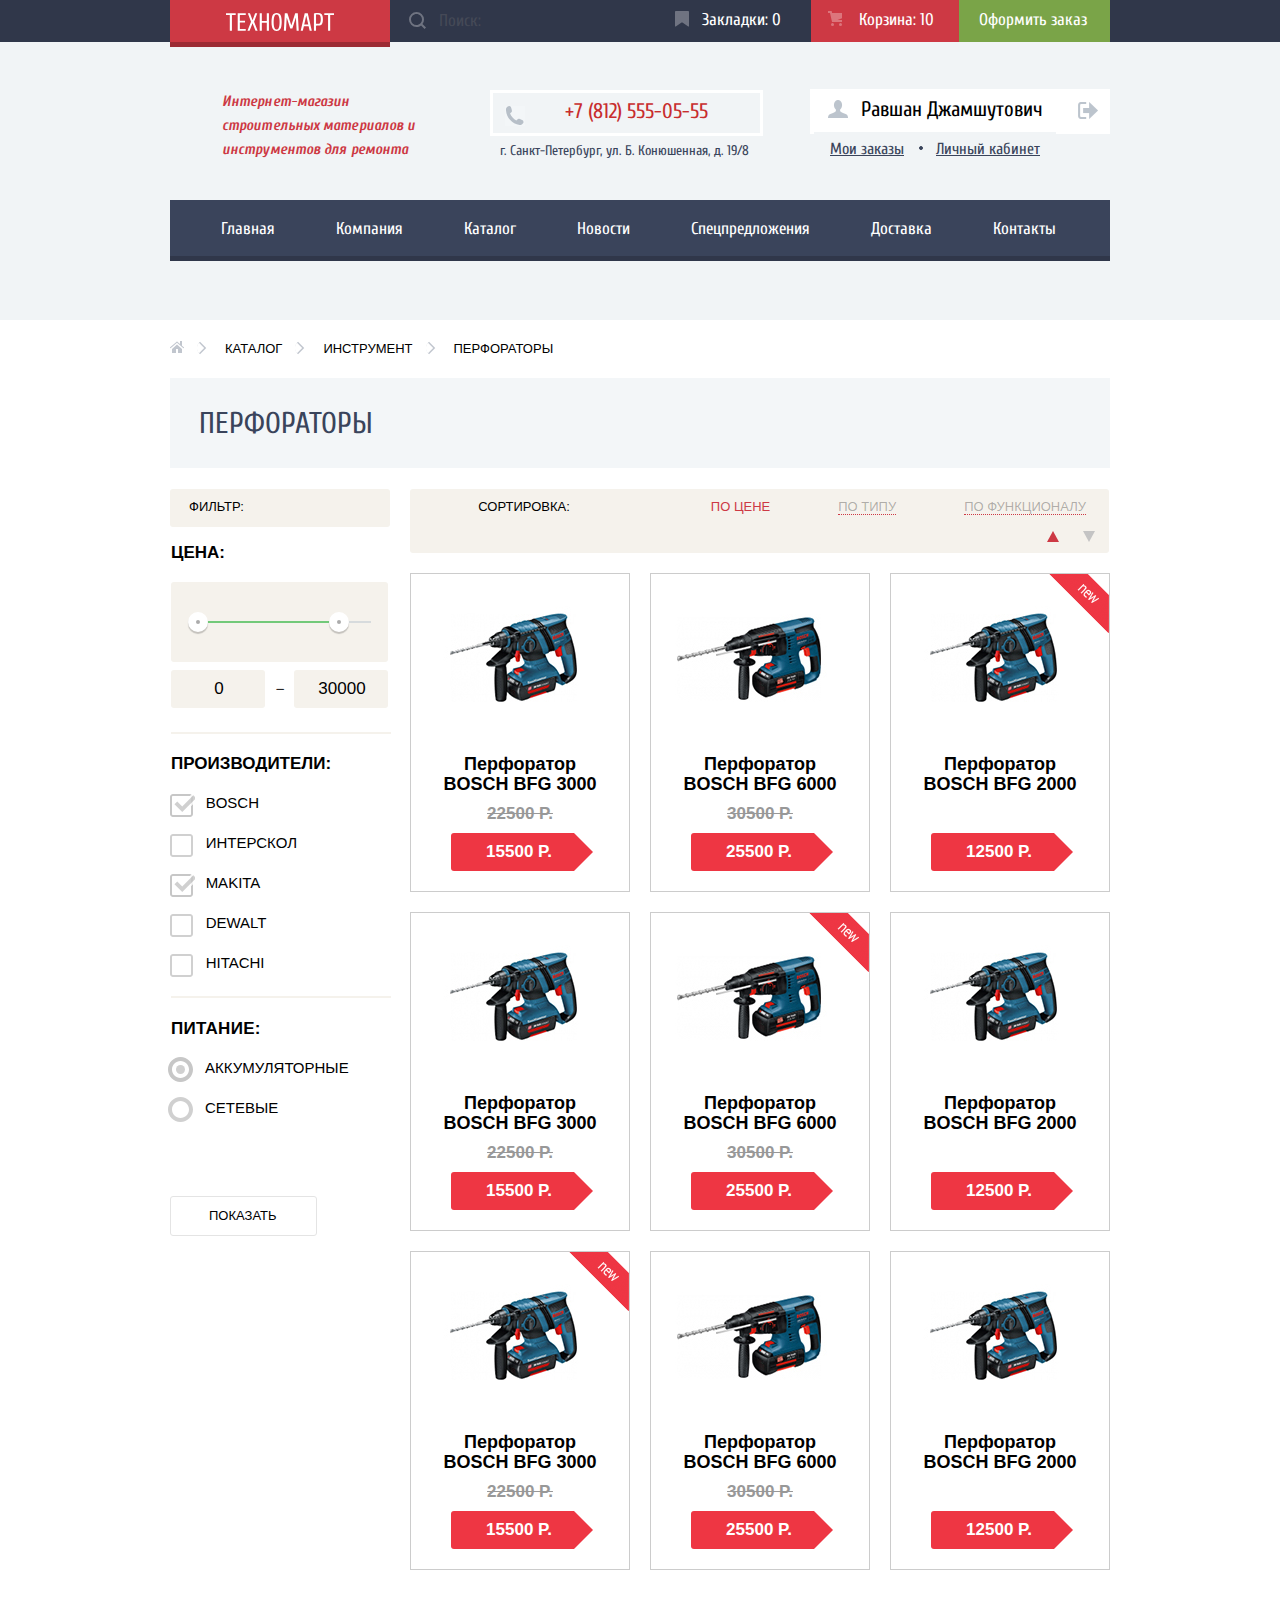
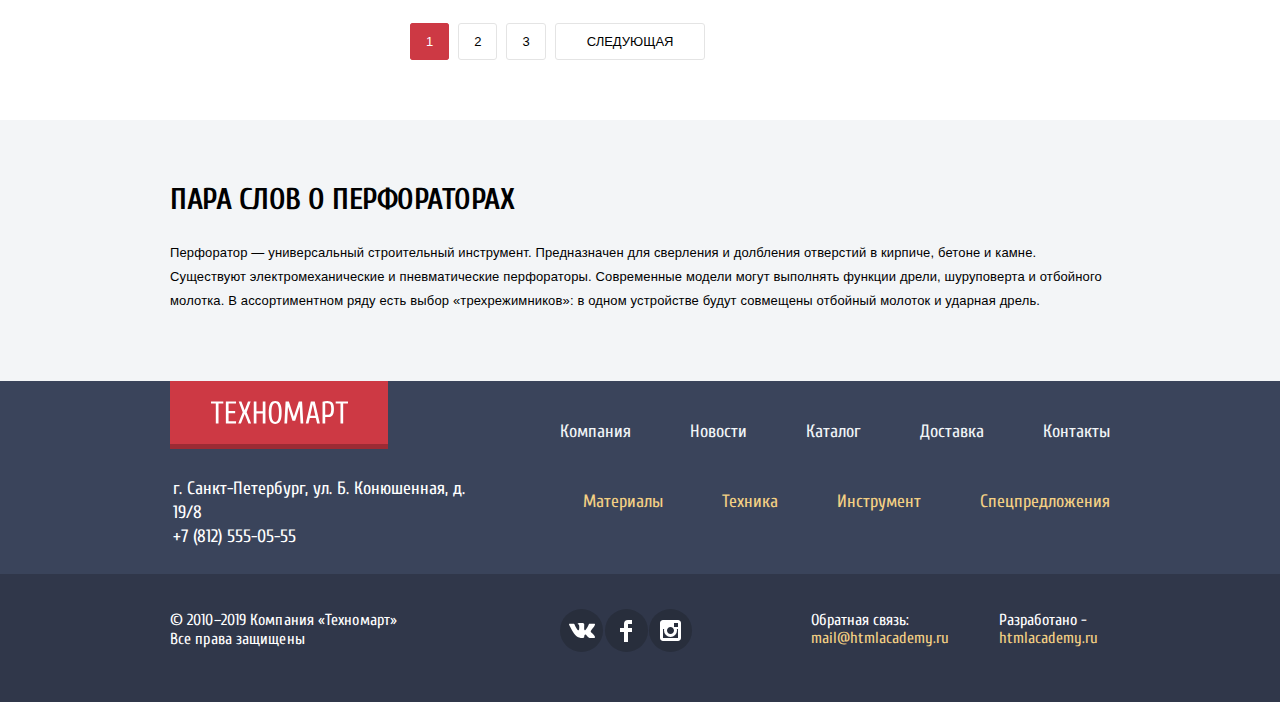
<file: catalog.html>
<!DOCTYPE html>
<html lang="ru">
  <head>
    <meta charset="utf-8">
    <title>HTML Academy: Техномарт</title>
    <link href="https://fonts.googleapis.com/css?family=Cuprum:400,400i,700,700i;PT+Sans:400,700&display=swap&subset=cyrillic" rel="stylesheet">
    <link rel="stylesheet" type="text/css" href="css/normalize.css">
    <link rel="stylesheet" type="text/css" href="css/style.min.css">
  </head>
  <body>
    <header class="main-header">
      <div class="mine-header-bar mine-header-bar-catalog">
        <div class="header-bar">
          <div class="logo">
            <a  class="main-header-logo" href="index.html">
            <img src="img/logo-technomart.svg" width="108" height="18" alt="лототип интернет-магазина техномарт">
            </a>
          </div>
          <div class="search">
            <form action="#" method="get">
              <input type="search" name="search" id="search" placeholder="Поиск:">
              <label class="input-search" for="search"></label>
            </form>
          </div>
          <ul class="basket-order">
            <li>
              <a class="button bookmarks" href="bookmarks.html">
              Закладки: 0
              </a>
            </li>
            <li>
              <a class="button bascet cart-item" href="bascet.html">
              Корзина: 10
              </a>
            </li>
            <li>
              <a class="button checkout" href="checkout.html">
              Оформить заказ
              </a>
            </li>
          </ul>
        </div>
      </div>
      <div class="contacts-user contacts-user-catalog">
        <h1>Интернет-магазин строительных материалов и инструментов для ремонта</h1>
        <div class="main-header-contacts contacts-catalog">
          <span class="contacts-tel">
          +7 (812) 555-05-55
          </span>
          <span class="main-header-contacts contacts-adress">г. Санкт-Петербург, ул. Б. Конюшенная, д. 19/8</span>
        </div>
        <div class="user-login">
          <div class="background-user">
            <a href="profile.html" class="user-block-login">
            Равшан Джамшутович
            </a>
            <a href="exit.html" class="exit">
            <span class="visually-hidden">Выход</span>
            </a>
          </div>
          <ul class="cabinet-order">
            <li>
              <a href="#" class="button">
              Мои заказы
              </a>
            </li>
            <li>
              <a href="#" class="button cabinet">
              Личный кабинет
              </a>
            </li>
          </ul>
        </div>
      </div>
      <nav class="navigation">
        <ul class="site-navigation">
          <li><a href="index.html">Главная</a></li>
          <li><a href="info.html">Компания</a></li>
          <li><a href="catalog.html">Каталог</a></li>
          <li><a href="news.html">Новости</a></li>
          <li><a href="special.html">Спецпредложения</a></li>
          <li><a href="delivery.html">Доставка</a></li>
          <li><a href="contacts.html">Контакты</a></li>
        </ul>
      </nav>
    </header>
    <main>
      <div class="goods">
        <div class="breadcrumbs">
          <a  class="no-before" href="index.html">
            <span class="visually-hidden">Главная</span>
            <svg xmlns="http://www.w3.org/2000/svg" width="15" height="12" viewBox="0 0 15 12">
              <g fill="#C1C6CE">
                <path d="M3 8v4h4V8h2v4h4V8L8 3.516z"/>
                <path d="M14.831 6.365L13 4.751V0h-2v2.987L8.332.635c-.02-.017-.043-.023-.064-.037a.465.465 0 0 0-.08-.047.551.551 0 0 0-.095-.024C8.062.521 8.032.515 8 .515c-.031 0-.061.006-.092.012a.46.46 0 0 0-.095.025c-.028.011-.053.029-.08.046-.021.014-.045.02-.064.037l-6.498 5.73a.501.501 0 0 0 .33.875.497.497 0 0 0 .331-.125L8 1.677l6.169 5.438a.501.501 0 0 0 .662-.75z"/>
              </g>
            </svg>
          </a>
          <a href="catalog.html">Каталог</a>
          <a href="tool.html">Инструмент</a>
          <a href="perforators.html">Перфораторы</a>
        </div>
        <div class="headline title-headline">
          <h2 class="page-title">
            Перфораторы
          </h2>
        </div>
        <div class="filter-catalog">
          <section class="filters">
            <h2 class="visually-hidden">
              Фильтр товаров
            </h2>
            <form class="filter" method="get" action="htths://echo.htmlacademy.ru">
              <h3>
                Фильтр:
              </h3>
              <fieldset class="filter-price">
                <legend class="legend-filter">
                  Цена:
                </legend>
                <div class="range-controls">
                  <div class="scale-bar">
                    <div class="scale">
                      <div class="bar"></div>
                    </div>
                  </div>
                  <div class="range-toggle range-toggle-min"></div>
                  <div class="range-toggle range-toggle-max"></div>
                </div>
                <div class="price-window">
                  <input type="text" name="price-min" value="0">
                  <span>—</span>
                  <input type="text" name="price-max" value="30000">
                </div>
              </fieldset>
              <fieldset class="filter-manufacture">
                <legend class="legend-filter">
                  Производители:
                </legend>
                <ul class="filter-manufactures">
                  <li class="filter-option">
                    <input class="filter-input filter-input-checkbox" id="bosch" name="bosch" type="checkbox" checked>
                    <label for="bosch" tabindex="0">BOSCH</label>
                  </li>
                  <li class="filter-option">
                    <input class="filter-input filter-input-checkbox" id="interskol" name="interskol" type="checkbox">
                    <label for="interskol" tabindex="0">ИНТЕРСКОЛ</label>
                  </li>
                  <li class="filter-option">
                    <input class="filter-input filter-input-checkbox" name="makita"  id="makita" type="checkbox" checked>
                    <label for="makita" tabindex="0">MAKITA</label>
                  </li>
                  <li class="filter-option">
                    <input class="filter-input filter-input-checkbox" name="dewalt" id="dewalt" type="checkbox">
                    <label for="dewalt" tabindex="0">DEWALT</label>
                  </li>
                  <li class="filter-option">
                    <input class="filter-input filter-input-checkbox" name="hittachi" id="hittachi" type="checkbox">
                    <label for="hittachi" tabindex="0">HITACHI</label>
                  </li>
                </ul>
              </fieldset>
              <fieldset>
                <legend class="legend-filter legend-filter-last">
                  Питание:
                </legend>
                <ul class="power-filter">
                  <li class="filter-option">
                    <input class="filter-input filter-input-checkbox" name="product-group" id="accumulator" value="accumulator" type="radio" checked>
                    <label for="accumulator" tabindex="0">АККУМУЛЯТОРНЫЕ</label>
                  </li>
                  <li class="filter-option">
                    <input class="filter-input filter-input-checkbox" name="product-group" id="network" value="network" type="radio">
                    <label for="network" tabindex="0">СЕТЕВЫЕ</label>
                  </li>
                </ul>
              </fieldset>
              <button  type="submit" class="button filter-button">
              Показать</button>
            </form>
          </section>
          <section class="catalog">
            <h2 class="visually-hidden">
              Список перфораторов
            </h2>
            <ul class="sorting">
              <li class="sorting-name">
                СОРТИРОВКА:
              </li>
              <li>
                <a href="#" class="sorting-active">По цене</a>
              </li>
              <li>
                <a href="#">По типу</a>
              </li>
              <li>
                <a href="#">По функционалу</a>
              </li>
              <li class="arrow-up-down">
                <a class="arrow arrow-up" href="#"><span class="visually-hidden"> по возрастанию</span></a>
                <a class="arrow arrow-down" href="#"><span class="visually-hidden">по убыванию</span></a>
              </li>
            </ul>
            <div class="catalog-list">
              <div class="catalog-item" tabindex="0">
                <div class="action">
                  <a class="buy" href="#">Купить</a>
                  <a href="#" class="item-bookmark">В закладки</a>
                </div>
                <img src="img/perforator_2.jpg" alt="перфоратор bosch bfg 3000" width="218" height="170">
                <div class="title" tabindex="0">Перфоратор BOSCH BFG 3000</div>
                <div class="discount">22500 P.</div>
                <div class="catalog-item-price" tabindex="0">15500 P.</div>
              </div>
              <div class="catalog-item" tabindex="0">
                <div class="action">
                  <a class="buy" href="#">Купить</a>
                  <a href="#" class="item-bookmark">В закладки</a>
                </div>
                <img src="img/perforator_3.jpg" alt="перфоратор bosch bfg 6000" width="218" height="170">
                <div class="title" tabindex="0">Перфоратор BOSCH BFG 6000</div>
                <div class="discount">30500 P.</div>
                <div class="catalog-item-price" tabindex="0">25500 P.</div>
              </div>
              <div class="catalog-item flag" tabindex="0">
                <div class="action">
                  <a class="buy" href="#">Купить</a>
                  <a href="#" class="item-bookmark">В закладки</a>
                </div>
                <img src="img/perforator_4.jpg" alt="перфоратор bosch bfg 2000" width="218" height="170">
                <div class="title" tabindex="0">Перфоратор BOSCH BFG 2000</div>
                <div class="catalog-item-price no-discount" tabindex="0">12500 P.</div>
              </div>
              <div class="catalog-item" tabindex="0">
                <div class="action">
                  <a class="buy" href="#">Купить</a>
                  <a href="#" class="item-bookmark">В закладки</a>
                </div>
                <img src="img/perforator_2.jpg" alt="перфоратор bosch bfg 3000" width="218" height="170">
                <div class="title" tabindex="0">Перфоратор BOSCH BFG 3000</div>
                <div class="discount">22500 P.</div>
                <div class="catalog-item-price" tabindex="0">15500 P.</div>
              </div>
              <div class="catalog-item flag" tabindex="0">
                <div class="action">
                  <a class="buy" href="#">Купить</a>
                  <a href="#" class="item-bookmark">В закладки</a>
                </div>
                <img src="img/perforator_3.jpg" alt="перфоратор bosch bfg 6000" width="218" height="170">
                <div class="title" tabindex="0">Перфоратор BOSCH BFG 6000</div>
                <div class="discount">30500 P.</div>
                <div class="catalog-item-price" tabindex="0">25500 P.</div>
              </div>
              <div class="catalog-item" tabindex="0">
                <div class="action">
                  <a class="buy" href="#">Купить</a>
                  <a href="#" class="item-bookmark">В закладки</a>
                </div>
                <img src="img/perforator_4.jpg" alt="перфоратор bosch bfg 2000" width="218" height="170">
                <div class="title" tabindex="0">Перфоратор BOSCH BFG 2000</div>
                <div class="catalog-item-price no-discount" tabindex="0">12500 P.</div>
              </div>
              <div class="catalog-item flag" tabindex="0">
                <div class="action">
                  <a class="buy" href="#">Купить</a>
                  <a href="#" class="item-bookmark">В закладки</a>
                </div>
                <img src="img/perforator_2.jpg" alt="перфоратор bosch bfg 3000" width="218" height="170">
                <div class="title" tabindex="0">Перфоратор BOSCH BFG 3000</div>
                <div class="discount">22500 P.</div>
                <div class="catalog-item-price" tabindex="0">15500 P.</div>
              </div>
              <div class="catalog-item" tabindex="0">
                <div class="action">
                  <a class="buy">Купить</a>
                  <a href="#" class="item-bookmark">В закладки</a>
                </div>
                <img src="img/perforator_3.jpg" alt="перфоратор bosch bfg 6000" width="218" height="170">
                <div class="title" tabindex="0">Перфоратор BOSCH BFG 6000</div>
                <div class="discount">30500 P.</div>
                <div class="catalog-item-price" tabindex="0">25500 P.</div>
              </div>
              <div class="catalog-item" tabindex="0">
                <div class="action">
                  <a class="buy" href="#">Купить</a>
                  <a href="#" class="item-bookmark">В закладки</a>
                </div>
                <img src="img/perforator_4.jpg" alt="перфоратор bosch bfg 2000" width="218" height="170">
                <div class="title" tabindex="0">Перфоратор BOSCH BFG 2000</div>
                <div class="catalog-item-price no-discount" tabindex="0">12500 P.</div>
              </div>
            </div>
            <ul class="pagination-list">
              <li class="pagination-item pagination-item-current">
                <a href="#">1</a>
              </li>
              <li class="pagination-item ">
                <a href="#">2</a>
              </li>
              <li class="pagination-item">
                <a href="#">3</a>
              </li>
              <li class="pagination-item next-item">
                <a href="#">Следующая</a>
              </li>
            </ul>
          </section>
        </div>
      </div>
      <div class="perforators">
        <section class="about-perforators">
          <h2>Пара слов о перфораторах</h2>
          <p>
            Перфоратор — универсальный строительный инструмент. Предназначен для сверления и долбления отверстий в кирпиче, бетоне и камне.<br>
            Существуют электромеханические и пневматические перфораторы. Современные модели могут выполнять функции дрели, шуруповерта и отбойного молотка. В ассортиментном ряду есть выбор «трехрежимников»: в одном устройстве будут совмещены отбойный молоток и ударная дрель.
          </p>
        </section>
      </div>
    </main>
    <footer class="main-footer">
      <div class="main-footer-bar">
        <div class="navigation-footer-bar">
          <div class="logo-footer">
            <a  class="main-footer-logo" href="index.html">
            <img src="img/logo-technomart.svg" width="137" height="23" alt="лототип интернет-магазина техномарт">
            </a>
          </div>
          <ul class="footer-site-navigation">
            <li><a href="company.html">Компания</a></li>
            <li><a href="news.html">Новости</a></li>
            <li><a href="catalog.html">Каталог</a></li>
            <li><a href="delivery.html">Доставка</a></li>
            <li><a href="contacts.html">Контакты</a></li>
          </ul>
        </div>
        <div class="info-footer">
          <p class="contacts-footer contacts-footer-catalog">г. Санкт-Петербург, ул. Б. Конюшенная, д. 19/8<br>
            +7 (812) 555-05-55
          </p>
          <ul class="our-offers">
            <li><a href="materials.html">Материалы</a></li>
            <li><a href="equipment.html">Техника</a></li>
            <li><a href="tool.html">Инструмент</a></li>
            <li><a href="special.html">Спецпредложения</a></li>
          </ul>
        </div>
      </div>
      <div class="info-social">
        <div class="information">
          <p class="created">© 2010–2019 Компания «Техномарт» Все права защищены</p>
          <div class="footer-social">
            <ul class="social-icons">
              <li>
                <a class="social-button" href="#">
                  <span class="visually-hidden"> Вконтакте</span>
                  <svg xmlns="http://www.w3.org/2000/svg" width="26" height="15" viewBox="0 0 26 15">
                    <path fill="#FFF" d="M16.138 11.51c.956-.309 2.18 2.04 3.483 2.939.978.681 1.727.534 1.727.534l3.473-.05s1.815-.112.957-1.554c-.071-.12-.503-1.069-2.585-3.022-2.177-2.043-1.882-1.712.739-5.244 1.597-2.153 2.236-3.468 2.036-4.028-.192-.539-1.365-.399-1.365-.399L20.69.713c-.381.001-.704.119-.851.515-.003.004-.621 1.666-1.445 3.079-1.741 2.989-2.436 3.148-2.724 2.961-.661-.433-.494-1.737-.494-2.664 0-2.897.432-4.105-.846-4.417-.427-.104-.739-.172-1.828-.182-1.392-.021-2.574 0-3.244.329-.445.223-.786.712-.579.74.26.035.843.16 1.155.586.401.552.389 1.789.389 1.789s.229 3.411-.54 3.834c-.528.29-1.25-.302-2.803-3.016-.793-1.388-1.392-2.922-1.392-2.922s-.116-.285-.326-.441c-.25-.185-.6-.244-.6-.244L.848.684S.29.7.085.946c-.182.218-.015.668-.015.668s2.909 6.881 6.203 10.347c3.02 3.182 6.452 2.971 6.452 2.971h1.555s.469-.054.709-.312c.224-.24.214-.691.214-.691s-.031-2.109.935-2.419z"/>
                  </svg>
                </a>
              </li>
              <li>
                <a class="social-button" href="#">
                  <span class="visually-hidden">Фейсбук</span>
                  <svg xmlns="http://www.w3.org/2000/svg" width="12" height="22" viewBox="0 0 12 22">
                    <path fill="#FFF" d="M12 4V0H8a4 4 0 0 0-4 4v4H0v4h4v10h4V12h4V8H8V4h4z"/>
                  </svg>
                </a>
              </li>
              <li>
                <a class="social-button" href="#">
                  <span class="visually-hidden">Инстаграм</span>
                  <svg xmlns="http://www.w3.org/2000/svg" width="21" height="21" viewBox="0 0 21 21">
                    <path fill="#FFF" d="M18 0H3C1.35 0 0 1.35 0 3v15c0 1.65 1.35 3 3 3h15c1.65 0 3-1.35 3-3V3c0-1.65-1.35-3-3-3zm-7.5 7c1.93 0 3.5 1.57 3.5 3.5S12.43 14 10.5 14 7 12.43 7 10.5 8.57 7 10.5 7zM18 18H3V9h1.181A6.504 6.504 0 0 0 4 10.5a6.5 6.5 0 1 0 13 0 6.45 6.45 0 0 0-.181-1.5H18v9zm0-11h-4V3h4v4z"/>
                  </svg>
                </a>
              </li>
            </ul>
          </div>
          <p class="feedback">
            <b>Обратная связь:</b>
            <a class="button" href="#">mail@htmlacademy.ru</a>
          </p>
          <p class="footer-copyright">
            <b>Разработано -</b>
            <a class="button" href="https://htmlacademy.ru/intensive/htmlcss">htmlacademy.ru</a>
          </p>
        </div>
      </div>
    </footer>
    <section class="modal modal-cart">
      <div class="modal-item">
        <div class="item-cart">
          <h2 class="visually-hidden"> Товар добавлен </h2>
          <p>Товар добавлен в корзину!</p>
        </div>
        <div class="modal-background">
          <a href="#" class="all order-next">Оформить заказ</a>
          <a href="#" class="next">Продолжить покупки</a>
        </div>
      </div>
      <button class="modal-close" type="button">Закрыть</button>
    </section>
    <script src="js/scripts.min.js"></script>
  </body>
</html>
</file>
<file: css/style.min.css>
body{margin:0;padding:0;font-family:'Cuprum',Arial,sans-serif;font-size:13px;line-height:24px;font-weight:400;color:#000;background-color:#fff}a{text-decoration:none}.button{margin:0;padding:8px 16px;text-align:center}.main-header{background-color:#f1f4f6;margin-bottom:20px;min-height:320px}.mine-header-bar,.mine-header-bar-catalog{width:100%;height:42px;font-size:17px;line-height:18px;color:#fff;background-color:#30374a;margin-bottom:43px}.mine-header-bar-catalog{margin-bottom:37px}.header-bar{margin:0 auto;width:940px;display:flex;flex-wrap:nowrap;justify-content:space-between}.search{height:42px;width:260px}.header-bar input[type="search"]{font-family:"Cuprum","Arial",sans-serif;width:100%;height:42px;font-size:17px;line-height:18px;font-weight:400;font-style:normal;color:#fff;background-color:#30374a;border:0;box-sizing:border-box;outline:0;cursor:pointer;background:#30374a url(../img/icon-search.svg) no-repeat 17px 12px;opacity:.3}.header-bar input[type="search"]:hover{opacity:1}.header-bar input[placeholder="Поиск:"]{padding:7px 0 9px 47px}.header-bar input[type="search"]:focus{background:#fff url(../img/icon-search-hover.png) no-repeat 17px 12px;opacity:1;color:#000}.logo,.logo-footer{width:220px;height:29px;background-color:#cd3944;text-align:center;padding-top:13px;border-bottom:5px solid #9c2b34}.logo-footer{height:43px;padding-top:20px}.logo:hover,.logo-footer:hover{background-color:#ae2f39}.logo:active,.logo-footer:active{background-color:#a02c35}.basket-order{display:flex;flex-direction:row;flex-wrap:nowrap;margin-top:11px;padding:0}.navigation{margin:0 auto;width:940px;background-color:#3a445b}.site-navigation{display:flex;flex-wrap:wrap;font-size:17px;line-height:17px;color:#fff;background-color:#3a445b;border-bottom:5px solid #30374a;padding-left:20px}.site-navigation a{display:flex;flex-direction:row;justify-content:space-between;flex-wrap:wrap;padding:20px 30px 19px 31px}.basket-order,.main-offers,.site-navigation,.sliders,.popular-manufacturers,.footer-site-navigation,.our-offers,.social-icons,.cabinet-order,.filter-manufactures,.power-filter,.sorting,.pagination-list{list-style:none}.site-navigation a{color:#fff}.basket-order a{color:#fff;padding:12px 30px 13px 48px}.basket-order a:hover{background-color:#282e3c}.basket-order a:active{opacity:.3;background-color:#1f232d}.bookmarks,.bascet,.entrance,.exit,.contacts-tel{position:relative;padding-left:50px}.bookmarks::before,.bascet::before,.search::before,.entrance::before,.user-block-login::before,.contacts-tel::before{content:"";position:absolute;background-position:0 0;opacity:.3;top:13px;left:17px;width:14px;height:16px;z-index:2}.exit::after,.user-block-login::before{width:23px;height:20px;left:5px}.exit::after{position:absolute;content:"";background-repeat:no-repeat;background-position:0 0;opacity:.3}.contacts-tel::before{width:20px;height:20px;left:12px;background:#f3f6f8 url(../img/icon-phone.svg)no-repeat}.bascet::before{background:transparent url(../img/icon-cart.svg)no-repeat}.bookmarks::before{left:21px;background:transparent url(../img/icon-bookmark.svg)no-repeat}.entrance::before{top:13px;left:13px;width:20px;height:20px;opacity:.3;background:#fff url(../img/icon-login-focus.png)no-repeat}.entrance:hover::before{opacity:1}.background-user{background-color:#fff;width:280px;min-height:25px;padding:10px;text-align:center;margin-left:-10px;margin-top:10px}.user-block-login::before{top:13px;left:-33px;background:#fff url(../img/icon-user.png)no-repeat}a.exit{padding:0}.exit::after{top:-2px;left:35px;background:#fff url(../img/icon-logout.png)no-repeat}.user-block-login:hover::before,.exit:hover::after,.bascet:hover::before,.bookmarks:hover::before,.contacts-tel::before,.input-search:hover::before,.input-search:active::after{opacity:1}.user-block-login:active,.exit:active::after,.entrance:active::before{opacity:.3}a.cart-item{background-color:#cd3944;padding:12px 25px 13px 48px}a.cart-item:hover{background-color:#ae2f39}a.cart-item:focus{background-color:#a02c35}a.checkout{padding-left:20px;padding-right:23px;padding-bottom:13px;background-color:#7aa448}a.checkout:hover{background-color:#81ba3f}a.checkout:active{background-color:#63843d;color:rgba(255,255,255,0.3);opacity:1}.site-navigation a:hover{background-color:#30374a}.site-navigation a:active{background-color:#252b3b}.contacts-catalog{margin-top:6px;margin-left:2px}.contacts-user h1{font-size:15px;font-style:italic;color:#cd3944;width:205px;margin-top:5px;margin-left:52px}.contacts-user-catalog h1{margin-top:9px;letter-spacing:.006em}.main-header-contacts{display:flex;flex-wrap:wrap;width:300px;height:87px}.contacts-tel{font-size:21px;line-height:21px;color:#c82d2e;background-color:#f1f4f6;border:3px solid #fff;width:145px;height:23px;padding:8px 50px 9px 72px;margin-left:15px;margin-top:3px}.contacts-user,.contacts-user-catalog{margin:0 auto;width:940px;display:flex;flex-direction:row;flex-wrap:wrap;align-items:center;justify-content:space-between;margin-bottom:28px}.contacts-user-catalog{margin-top:17px;margin-bottom:25px}.contacts-adress{text-align:center;font-size:14px;line-height:24px;color:#3a445b;margin-top:3px;margin-left:25px}.user-block{margin-top:-33px;margin-right:1px}.user-block a,a.entrance{min-width:250px;text-align:center;padding:10px 23px;font-size:21px;line-height:21px;margin-left:9px;color:#000;background-color:#fff}a.entrance{padding-left:45px}.user-block a:hover{color:#cd3944;background-color:#fff}.user-block a:active{color:rgba(0,0,0,0.3);background-color:#fff}.user-login{width:290px;min-height:45px}.user-block-login{position:relative;color:#000;font-size:21px;line-height:21px;margin-left:-17px;padding-top:10px}.cabinet-order{display:flex;flex-wrap:nowrap}ul.cabinet-order{position:relative;padding:0;margin-top:4px;margin-left:-6px}ul.cabinet-order::after{position:absolute;content:"";top:8px;right:187px;width:2px;height:2px;background-color:#3a445b;border:1px solid #3a445b;border-radius:10px}.cabinet-order a{font-size:16px;line-height:18px;color:#3a445b;background-color:#f1f4f6;text-decoration:underline}.cabinet-order a:hover{color:#cd3944;background-color:#f1f4f6}.cabinet-order a:active{color:rgba(0,0,0,0.3);background-color:#f1f4f6}.visually-hidden:not(:focus):not(:active){position:absolute;clip:rect(0 0 0 0);width:1px;height:1px;margin:-1px;border:0;padding:0;white-space:nowrap;overflow:hidden}.goods{margin:0 auto;width:940px}.breadcrumbs{display:flex;justify-content:flex-start;margin-bottom:20px}.breadcrumbs a{font-family:'PT Sans',Arial,sans-serif;position:relative;padding-left:41px;font-size:13px;line-height:18px;color:#000;text-transform:uppercase}.breadcrumbs a::before{position:absolute;top:3px;left:10px;height:10px;width:10px;z-index:1;border-radius:50px 0 0 0;background-color:#fff;box-shadow:1px 1px 0 1px #c1c6ce;content:"";transform:rotate(-45deg) scale(0.73)}.no-before::before{display:none}a.no-before{margin-left:-42px}.catalog{margin-left:10px;margin-bottom:28px}ul.sorting{display:flex;flex-wrap:wrap;justify-content:flex-end;font-family:'PT Sans',Arial,sans-serif;font-size:13px;line-height:18px;font-weight:400;padding:3px 4px 3px 20px;text-transform:uppercase}.sorting li{padding:6px 19px}li.arrow-up-down{padding:5px 0;margin-left:13px}.sorting{width:675px;background-color:#f5f2ec;display:flex;justify-content:space-between;margin-left:10px;text-align:center;border-radius:3px}.sorting-name{margin-left:-20px;margin-right:73px}.sorting a{font-family:'PT Sans',Arial,sans-serif;font-size:13px;font-weight:400;line-height:18px;color:rgba(0,0,0,0.3);border-bottom:1px dotted #cd3944;margin-left:30px}a.sorting-active{font-family:'PT Sans',Arial,sans-serif;font-size:13px;line-height:18px;color:#cd3944;border:0}.sorting a:hover{color:#000;border-bottom:1px solid #cd3944}.sorting a:active{color:#cd3944;border:0}a.arrow{display:inline-block;vertical-align:middle;margin:0 10px;font-size:0;border:0}a.arrow:hover,a.arrow:active{border:0}.arrow::before{display:inline-block;vertical-align:middle;border:11px solid #c4c4c4;border-right-width:6px;border-right-color:transparent;border-left-width:6px;border-left-color:transparent;content:""}a.arrow-down:hover::before{border:11px solid #000;border-right-width:6px;border-right-color:transparent;border-left-width:6px;border-left-color:transparent}a.arrow-down:active::before{border:11px solid #cd3944;border-right-width:6px;border-right-color:transparent;border-left-width:6px;border-left-color:transparent}a.arrow-up::before{border:11px solid #cd3944;border-right-width:6px;border-right-color:transparent;border-left-width:6px;border-left-color:transparent}a.arrow-up::before{border-top-width:0}a.arrow-down:hover::before,a.arrow-down:active::before{border-bottom-width:0}.arrow-down::before{border-bottom-width:0}.filters fieldset{border:0;padding:0;margin-left:1px}.filter-price{margin-bottom:41px}.filter-price::after{position:absolute;content:"";width:220px;height:2px;top:243px;background-color:#f5f2ec}.filter-manufacture{font-family:'PT Sans',Arial,sans-serif;margin-bottom:22px}.filter-manufacture::after{position:absolute;content:"";width:220px;height:2px;top:507px;background-color:#f5f2ec}.filter-catalog{display:flex;width:250px;padding:0}.legend-filter{font-family:'PT Sans',Arial,sans-serif;font-size:17px;font-weight:700;line-height:30px;color:#000;text-transform:uppercase}.legend-filter-last{letter-spacing:.016em}.filter{width:220px;position:relative}.range-controls{background-color:#f5f2ec;margin-bottom:8px;margin-top:14px;height:50px;position:relative;padding:15px 17px;border-radius:3px}.scale-bar{padding-top:24px}.range-controls .scale{height:2px;background:#d7dbdd;padding-left:10px}.range-controls .bar{width:80%;height:2px;background:#72c979}.range-toggle{position:absolute;top:-9px;width:4px;height:4px;background:#ababab;border:8px solid #fff;border-radius:50%;box-shadow:0 2px 1px 0 rgba(0,1,1,0.2);cursor:pointer}.range-toggle:hover{background:#1c4f80}.range-toggle-min{left:17px;top:30px}.range-toggle-max{left:158px;top:30px}.price-window{display:flex;justify-content:space-between}.filters span{padding-top:7px}input[type="range"]{margin-top:30px;margin-left:10px;width:200px;height:2px;cursor:pointer}input[name="price-min"],input[name="price-max"]{background-color:#f5f2ec;border:0;width:93px;height:36px;border-radius:3px}input[value="0"],input[value="30000"]{width:88px;font-family:'PT Sans',Arial,sans-serif;text-align:center;font-size:17px;padding-left:4px}.filter-manufactures,.power-filter{padding-left:24px}.filters label{font-family:'PT Sans',Arial,sans-serif;font-size:15px;line-height:20px;font-weight:400;position:relative;cursor:pointer;margin-left:-6px}input[type="checkbox"]:disabled+label,input[type="radio"]:disabled+label{color:#e8e8e8}input[type="checkbox"]:checked~label::after,input[type="checkbox"]+label::before{position:absolute;top:-10px;left:-46px;height:35px;width:35px;z-index:1;content:"";background:#fff url(../img/checkbox-on.svg) no-repeat 10px 10px;opacity:.8}input[type="checkbox"]+label::before{background:#fff url(../img/checkbox-off.svg) no-repeat 10px 10px}input[type="checkbox"]:hover:checked~label::after,input[type="checkbox"]:hover~label::before,input[type="radio"]:hover~label::before,input[type="radio"]:hover:checked~label::after{opacity:1}input[type="checkbox"]:disabled~label::after,input[type="checkbox"]:hover:disabled~label::after,input[type="radio"]:disabled:checked~label::after,input[type="checkbox"]:disabled~label::before,input[type="checkbox"]:hover:disabled~label::before,input[type="radio"]:disabled~label::before,input[type="radio"]:hover:disabled~label::before,input[type="radio"]:hover:disabled~label::after{opacity:.3}input[type="checkbox"],input[type="radio"]{visibility:hidden}input[type="radio"]+label::before,input[type="radio"]:checked+label::after{position:absolute;top:-12px;left:-47px;z-index:1;width:35px;height:35px;content:"";background:#fff url(../img/radio-off.svg) no-repeat 10px 10px;opacity:.8}input[type="radio"]:checked+label::after{background:#fff url(../img/radio-on.svg) no-repeat 10px 10px}.filter h3{font-family:'PT Sans',Arial,sans-serif;font-size:13px;line-height:18px;font-weight:400;color:#000;background-color:#f5f2ec;height:25px;text-transform:uppercase;padding-top:9px;padding-left:19px;padding-bottom:4px;border-radius:3px;margin-bottom:11px}.filter-input{font-family:'PT Sans',Arial,sans-serif;font-size:13px;line-height:400;color:#000;background-color:#000;text-transform:uppercase}li.filter-option{margin-bottom:16px}.filter-button{font-family:'PT Sans',Arial,sans-serif;border:1px solid #e4e4e4;border-radius:3px;background-color:#fff;font-size:13px;text-transform:uppercase;margin-top:59px;padding:12px 39px 11px 38px;outline:0}.filter-button:hover{border:1px solid #bec5c9}.filter-button:active{border:1px solid #cd3944}.offers{padding-top:30px;margin:0 auto;width:940px;margin-bottom:43px}.offers-item{margin-left:-10px}.main-offers{display:flex;padding:0;height:auto}.block-offers-top{padding:0;height:123px}.top-section{display:flex;flex-wrap:nowrap}.block-offers-right{padding:0;display:flex;flex-wrap:wrap;flex-direction:column;justify-content:flex-end;height:auto}.offers-section{width:300px;height:123px;margin:10px}.main-offers h3{font-size:24px;line-height:30px;color:#fff;padding-left:22px;margin-top:21px;margin-bottom:20px}.main-offers a{font-size:14px;line-height:18px;color:#fff;background-color:rgba(0,0,0,0.1);border-radius:3px;text-transform:uppercase}.main-offers a:hover{background-color:rgba(0,0,0,0.2)}.main-offers a:active{background-color:rgba(0,0,0,0.3)}.materials{background-color:#efbe52;background:#efbe52 url(../img/icon-1.svg) no-repeat 214px 32px}.materials a{font-weight:400;margin-left:25px;padding:11px 23px 11px 24px}.icon-new::after,.tool,.materials,.equipment,.discounts,.delivery{position:relative}.materials::after,.tool::after,.equipment::after,.discounts::after,.delivery::after{content:"";position:absolute;opacity:1;top:22px;right:17px;width:90px;height:85px}.icon-new::after{background:transparent url(../img/new-flag.svg)}.tool{background-color:#73bae1;background:#73bae1 url(../img/icon-2.svg) no-repeat 198px 33px}.tool a{font-weight:400;margin-left:25px;margin-top:15px;padding:11px 27px 10px 27px}.equipment{background-color:#c990d5;background:#c990d5 url(../img/icon-3.svg) no-repeat 190px 30px}.equipment a{font-weight:400;margin-left:23px;margin-top:19px;padding:11px 31px 10px 31px}.discounts{background-color:#a5d691;background:#a5d691 url(../img/icon-4.svg) no-repeat 196px 25px}.discounts a{font-weight:400;margin-left:23px;margin-top:16px;padding:11px 23px 10px 23px}.delivery{background-color:#efbe52;background:#efbe52 url(../img/icon-5.svg) no-repeat 190px 32px}.delivery a{font-weight:400;margin-left:23px;margin-top:15px;padding:10px 37px 10px 37px}.sliders{padding:10px;position:relative}.slider-controls{position:absolute;text-align:center;top:223px;left:301px}.slider-controls label{display:inline-block;margin:0 3px;width:5px;height:5px;border:3px solid white;border-radius:50%;background-color:#fff;box-shadow:0 0 2px rgba(0,0,0,0.8);cursor:pointer;transition:background-color .2s}#btn-1:checked~.slider-controls label[for="btn-1"],#btn-2:checked~.slider-controls label[for="btn-2"]{background-color:red}.slider-slides{width:300%}.sliders input{position:absolute}.sliders h3{font-size:36px;line-height:36px;color:#fff}.sliders p{font-size:18px;line-height:24px;color:#fff}.sliders a{font-size:14px;line-height:18px;text-transform:uppercase;color:#fff;background-color:#cd3944;padding:14px 45px 14px 49px;border-radius:3px}.sliders a:hover{background-color:#ae2f39}.sliders a:active{background-color:#a02c35}.slide-2{display:none}.slide-2 a,.slide-1 a{position:absolute;content:"";left:35px;bottom:40px;padding:10px 45px 10px 50px}.slide-1 h3,.slide-2 h3{position:absolute;content:"";text-transform:uppercase;top:12px;left:13px}.slide-1 p,.slide-2 p{position:absolute;content:"";top:53px;left:35px}.sliders::after{position:absolute;top:131px;left:45px;height:26px;width:26px;z-index:1;border-radius:50px 0 0 0;background-color:transparent;box-shadow:2px 2px 0 1px #fff;content:"";transform:rotate(135deg);cursor:pointer}.sliders::before{position:absolute;top:131px;right:40px;height:26px;width:26px;z-index:1;border-radius:50px 0 0 0;background-color:transparent;box-shadow:2px 2px 0 1px #fff;content:"";transform:rotate(-45deg);cursor:pointer}.headline{display:flex;justify-content:space-between;background-color:#f8f5f0;padding:4px 0 4px 29px;margin-bottom:11px;align-items:center}.title-headline{background-color:#f3f6f8;margin-bottom:8px}.popular-goods,.manufacturers,.page-title{font-size:30px;line-height:30px;font-weight:400;color:#3a445b;text-transform:uppercase}.page-title{padding-top:2px}.all-goods{margin:0 auto;width:940px}.all,.next{min-width:233px;text-align:center;font-size:14px;line-height:18px;text-transform:uppercase;color:#fff;background-color:#cd3944;border-radius:3px;margin-right:24px;padding:10px}.all:hover{background-color:#ae2f39}.all:active{background-color:#a02c35}.index-catalog{display:flex;flex-wrap:nowrap;justify-content:space-between;padding:0;margin-right:-20px;margin-top:20px}.catalog-list{display:flex;flex-wrap:wrap;justify-content:center;margin:20px auto;width:700px;margin-left:10px}.catalog-item{font-family:'PT Sans',Arial,sans-serif;position:relative;display:inline-block;vertical-align:middle;width:218px;margin-right:20px;margin-bottom:20px;line-height:20px;font-weight:bold;text-align:center;border:1px solid #ccc;font-size:17px}.catalog-item:hover{box-shadow:0 5px 15px 0 grey}.catalog-item:nth-child(3n){margin-right:0}.item4{margin-left:20px}.flag::before{top:-1px;right:-1px}.logo-new{top:0;right:0}.logo-new,.flag::before{content:'';position:absolute;top:0;right:0;z-index:20;width:60px;height:60px;background:transparent url(../img/new-flag.png) no-repeat 0 0}.catalog-item img{width:100%;padding:0}.catalog-item .action{position:absolute;top:0;left:0;width:218px;height:88px;padding:40px 0;background-color:rgba(255,255,255,0.9);z-index:10}.action .buy,.action .item-bookmark{display:block;position:relative;width:129px;margin:0 auto;margin-bottom:7px;padding:7px 0;background-color:#63a63e;border:3px solid #63a63e;border-bottom-color:#367315;border-radius:3px;color:#fff;font-size:14px;font-weight:normal;font-family:"Cuprum",Arial,sans-serif;line-height:18px;text-decoration:none;text-transform:uppercase;cursor:pointer}.action .buy:hover{background-color:#81ba3f;border-color:#81ba3f;border-bottom-color:#367315}.action .buy:active{background-color:#63843d;border-color:#63843d}.action .item-bookmark{color:#32425c;background-color:#fff;border-bottom-color:#63a63e}.action .buy::before{content:"";position:absolute;background-position:0 0;opacity:.3;top:8px;left:17px;width:14px;height:16px;background:transparent url(../img/icon-cart.svg) no-repeat}.action .buy:hover::before,.action .buy:active::before{opacity:1}.action .item-bookmark:hover{border-color:#3a445b}.action .item-bookmark:active{border-color:#3a445b;opacity:.3}.catalog-item .action{display:none}.catalog-item:hover .action{display:block}.catalog-item img{max-width:100%}.catalog-item .title{font-size:18px;min-height:40px;padding:0 25px;margin-top:5px;margin-bottom:10px}.catalog-item .discount{min-height:20px;margin-top:3px;margin-bottom:9px;color:#989898;text-decoration:line-through}.catalog-item .catalog-item-price{position:relative;width:70px;margin:0 auto;margin-bottom:20px;padding:9px 35px 9px 33px;color:#fff;background-color:#ee3643;border-radius:3px}.catalog-item .catalog-item-price::after{position:absolute;content:"";top:0;right:-23px;width:0;height:0;border:19px solid #fff;border-left-color:#ee3643}.catalog-item .no-discount{margin-top:39px}.manufacture{margin:0 auto;width:940px}.popular-manufacturers{padding:0;display:flex;flex-wrap:wrap;justify-content:space-between;margin-bottom:63px;margin-top:20px}.popular-manufacturers li:hover{box-shadow:0 5px 15px 0 grey}.popular-manufacturers li:active{opacity:.3}.popular-manufacturers li{position:relative;border:1px #eaeaea solid;width:217px;height:144px;margin-bottom:21px}.popular-manufacturers img{position:absolute;margin:auto;left:0;right:0;top:-5px;bottom:0}.background-service{background-color:#f6f8fa;margin-bottom:54px}.service{margin:0 auto;width:960px;padding-top:40px;padding-bottom:21px;padding-left:18px;background:#f5f8f9 url(../img/shadow.png);background-position:248px 200px;background-repeat:no-repeat}.delivery-service{background:transparent url(../img/layer131.png) no-repeat;background-position:151px 60px;width:620px;margin-left:81px;margin-top:22px;min-height:300px}.guarantees{display:none;background:transparent url(../img/layer130.png) no-repeat;background-position:240px 38px;width:620px;margin-left:81px;min-height:300px;margin-top:23px}.credit{display:none;background:transparent url(../img/layer119.png) no-repeat;background-position:165px 35px;width:640px;margin-left:80px;min-height:300px;margin-top:21px}a.application{padding:10px 45px}.credit p{margin-bottom:28px}p.about-service{margin-bottom:30px}.delivery-service p{width:300px}.credit .about-service{margin-bottom:33px;margin-top:27px;letter-spacing:.006em}.about-service{width:380px}.services{display:flex;flex-wrap:wrap;justify-content:flex-start}.service h2{font-size:29px;line-height:30px;color:#000;text-transform:uppercase;margin-bottom:28px}.service h3{font-size:35px;line-height:36px;color:#3a445b;text-transform:uppercase;margin-bottom:24px}.service-info{width:400px;margin-bottom:10px}.service-info p{font-family:'PT Sans',Arial,sans-serif;font-size:13px;line-height:24px;margin-bottom:0;letter-spacing:.006em}.company-delivery{margin:0;padding:0;margin-top:23px}.about-service{font-family:'PT Sans',Arial,sans-serif;font-size:13px;line-height:24px;color:#000}.list-services{margin:0}.list-services .list{padding:0;margin:15px 10px}.button-service{width:240px;margin-top:57px}.service-list:hover{background-color:#30374a}.service-list:active{background-color:#fff;color:#3a445b}.service-list,.button-current{font-size:21px;font-weight:700;line-height:30px;color:#fff;background-color:#3a445b;padding-top:16px;padding-bottom:16px;padding-left:23px;margin:0}.button-current{background-color:#fff;color:#3a445b}.index-columns{margin:0 auto;width:940px;display:flex;justify-content:space-between;padding:0;margin-bottom:93px}.about-company{width:600px;margin-right:121px}.about-company .list{font-size:18px;font-weight:700;line-height:20px;letter-spacing:.026em;color:#000;position:relative;margin:19px 36px;font-stretch:condensed}.list::before{position:absolute;top:10px;left:-35px;content:"";width:25px;height:2px;background-color:red}.address-map h2,.about-company h2{font-size:29px;line-height:30px;color:#000;text-transform:uppercase;margin-bottom:26px;letter-spacing:-0.01em}.about-company p{font-family:'PT Sans',Arial,sans-serif;font-size:13px;line-height:24px;color:#000;margin-bottom:22px;letter-spacing:.009em}.about-company-button{padding-top:27px}.about-company-button a{font-size:14px;line-height:18px;text-transform:uppercase;color:#fff;background-color:#cd3944;border-radius:3px;padding:10px 40px 10px 42px;outline:0}.about-company-button a:hover{background-color:#ae2f39}.about-company-button a:active{background-color:#a02c35}.map{margin:18px 0 39px 0}.address-map p{font-family:'PT Sans',Arial,sans-serif;width:190px}.address-map{width:380px;margin:0;padding:0;margin-right:-30px}.our-address{font-size:14px;line-height:18px;text-transform:uppercase;color:#fff;background-color:#cd3944;border-radius:3px;padding:12px 59px 12px 64px;outline:0}.our-address:hover{background-color:#ae2f39}.our-address:active{background-color:#a02c35}.pagination-list{display:flex;justify-content:flex-start;margin-left:-30px;margin-top:40px}.pagination-item a{font-family:'PT Sans',Arial,sans-serif;font-size:13px;line-height:18px;color:#000;background-color:#fff;border:1px solid #e4e4e4;border-radius:3px;padding:10px 15px;margin-right:9px}.pagination-item a:hover{border:1px solid #bec5c9}.pagination-item a:active{border:1px solid #cd3944}.next-item a{padding:10px 31px 10px 31px;text-transform:uppercase}.pagination-item-current a,.pagination-item-current a:hover{color:#fff;background-color:#cd3944;border:1px solid #cd3944}.perforators{background-color:#f3f5f7;margin:0 auto}.about-perforators{width:940px;min-height:261px;margin:0 auto}.about-perforators h2{padding-top:65px;font-size:30px;line-height:30px;color:#000;text-transform:uppercase;margin-bottom:26px;letter-spacing:-0.016em}.about-perforators p{font-family:'PT Sans',Arial,sans-serif;font-size:13px;line-height:24px;color:#000;margin:0;letter-spacing:.011em}.main-footer{margin:0 auto;background-color:#3a445b}.navigation-footer-bar{display:flex}.main-footer-bar{width:940px;min-height:193px;margin:0 auto}.footer-site-navigation{display:flex;flex-wrap:nowrap;padding:0 0 0 76px;margin-left:37px}.footer-site-navigation a{display:flex;flex-wrap:nowrap;font-size:18px;line-height:24px;color:#f1f5f7;background-color:#3a445b;margin-top:26px;margin-left:59px}.footer-site-navigation a:hover,.our-offers a:hover{text-decoration:underline}.footer-site-navigation a:active{color:rgba(241,245,247,0.5);text-decoration:none}.info-footer{display:flex;align-items:center}.contacts-footer{width:333px;font-size:18px;line-height:24px;color:#fff;margin-left:2px;margin-top:20px;letter-spacing:.001em}.contacts-footer-catalog{margin-left:3px;letter-spacing:0}.our-offers{display:flex;flex-wrap:nowrap;padding:0;margin-left:33px}.our-offers a{display:flex;justify-content:space-between;font-size:18px;line-height:24px;color:#f3d084;margin-top:-20px;margin-left:59px;margin-right:0}.our-offers a:active{color:rgba(243,208,132,0.5);text-decoration:none}.info-social{width:100%;background-color:#30374a}.information{width:940px;min-height:107px;margin:0 auto;display:flex;flex-wrap:wrap;justify-content:space-between;padding-top:21px}.social-icons{display:flex;flex-wrap:wrap;justify-content:space-between;width:132px;margin:0 auto;padding:0;margin-left:32px}.social-button{display:flex;align-items:center;justify-content:center;background-color:#282e3c;width:43px;height:43px;border-radius:22px;margin-top:14px}.social-button:hover,.social-button:active{background-color:#cd3944}.created{width:240px;font-size:16px;line-height:19px;color:#fff;letter-spacing:.006em}.feedback,.footer-copyright{width:150px;text-align:start;font-size:16px;line-height:18px}.feedback b,.footer-copyright b{color:#fff;font-weight:400}.feedback a,.footer-copyright a{color:#f3d084;padding:0}.feedback a:hover,.footer-copyright a:hover{text-decoration:underline}.feedback a:active,.footer-copyright a:active{color:#cd3944;text-decoration:none}.feedback{margin-right:-80px}.footer-copyright{width:130px;margin-right:-19px}.modal{width:200px;height:200px;position:fixed;color:#000;background-color:#fff;box-shadow:0 30px 50px rgba(0.0,0,0.7)}.modal-login{display:none;top:15%;left:45%;width:620px;height:423px;margin-left:-230px;border-top:7px solid #de5357;z-index:90}.letter-form{display:flex;flex-wrap:wrap}.letter-form label{font-size:18px;line-height:18px}.letter-form input{border:2px solid #dee2e3;border-radius:3px}.letter-form input:hover{border:2px solid #bec5c9}.letter-form input:focus{border:2px solid #cd3944;outline:0}.letter-form input[name="name"],.letter-form input[name="e-mail"]{font-family:'PT Sans',Arial,sans-serif;width:203px;min-height:31px;margin-right:20px;margin-top:5px;margin-bottom:10px;padding-left:13px}.name-email{display:flex;flex-wrap:nowrap;margin:45px 80px 5px 80px}.letter-form input[name="letter"]{font-family:'PT Sans',Arial,sans-serif;width:443px;padding-top:10px;padding-left:13px;padding-bottom:85px;margin-top:5px;margin-bottom:30px}.letter{display:flex;flex-wrap:wrap;margin:5px 80px}.modal-background{display:flex;flex-wrap:nowrap;background-color:#dee2e3;width:620px;padding-top:39px;padding-bottom:36px;align-items:center;justify-content:center}.modal-background a{width:150px}.button-send{padding:9px 198px;outline:0;margin-left:25px}.modal-close,.modal-closes{position:absolute;top:13px;right:3px;width:22px;height:22px;font-size:0;background-color:transparent;border:0;cursor:pointer;z-index:100}.modal-close::before,.modal-close::after,.modal-closes::before,.modal-closes::after{content:"";position:absolute;width:26px;height:4px;background-color:#ee3643;top:5px;right:4px}.modal-close::before,.modal-closes::before{transform:rotate(45deg)}.modal-close::after,.modal-closes::after{transform:rotate(-45deg)}.modal-map{display:none;top:100px;left:325px;width:940px;height:446px;border:0;z-index:50}.modal-map img{position:absolute;top:0;left:0;z-index:50;margin:0}.modal-map iframe{position:relative;z-index:60;border:0}.modal-cart{display:none;border-top:7px solid #de5357;z-index:50;top:15%;left:45%;width:620px;height:276px;margin-left:-230px}.modal-item{display:flex;flex-wrap:wrap}.item-cart{font-size:30px;line-height:30px;margin-left:180px;margin-top:38px;margin-bottom:35px}.item-cart::before{position:absolute;content:"";height:67px;width:68px;background-color:green;left:80px;top:50px;border-radius:40px}.item-cart::after{position:absolute;top:53px;left:107px;height:34px;width:20px;z-index:20;border-radius:70px 0 0 0;background-color:transparent;box-shadow:7px 7px 0 0 #fff;content:"";transform:rotate(45deg)}.order-next{min-width:199px;margin-left:21px;margin-right:20px}.next{min-width:200px;background-color:#fff;color:#000}.modal-show{display:block;animation-name:bounce;animation-duration:.9s}.modal-basket{display:block;animation-name:bounce;animation-duration:.9s}@keyframes bounce{0%{transform:translateY(-2000px)}70%{transform:translateY(30px)}90%{transform:translateY(15px)}100%{transform:translateY(0)}}@keyframes shake{0%,100%{transform:translateX(0)}10%,30%,50%,70%,90%{transform:translateX(-10px)}20%,40%,60%,80%{transform:translateX(10px)}}.modal-error{animation-name:shake;animation-duration:.9s}
</file>
